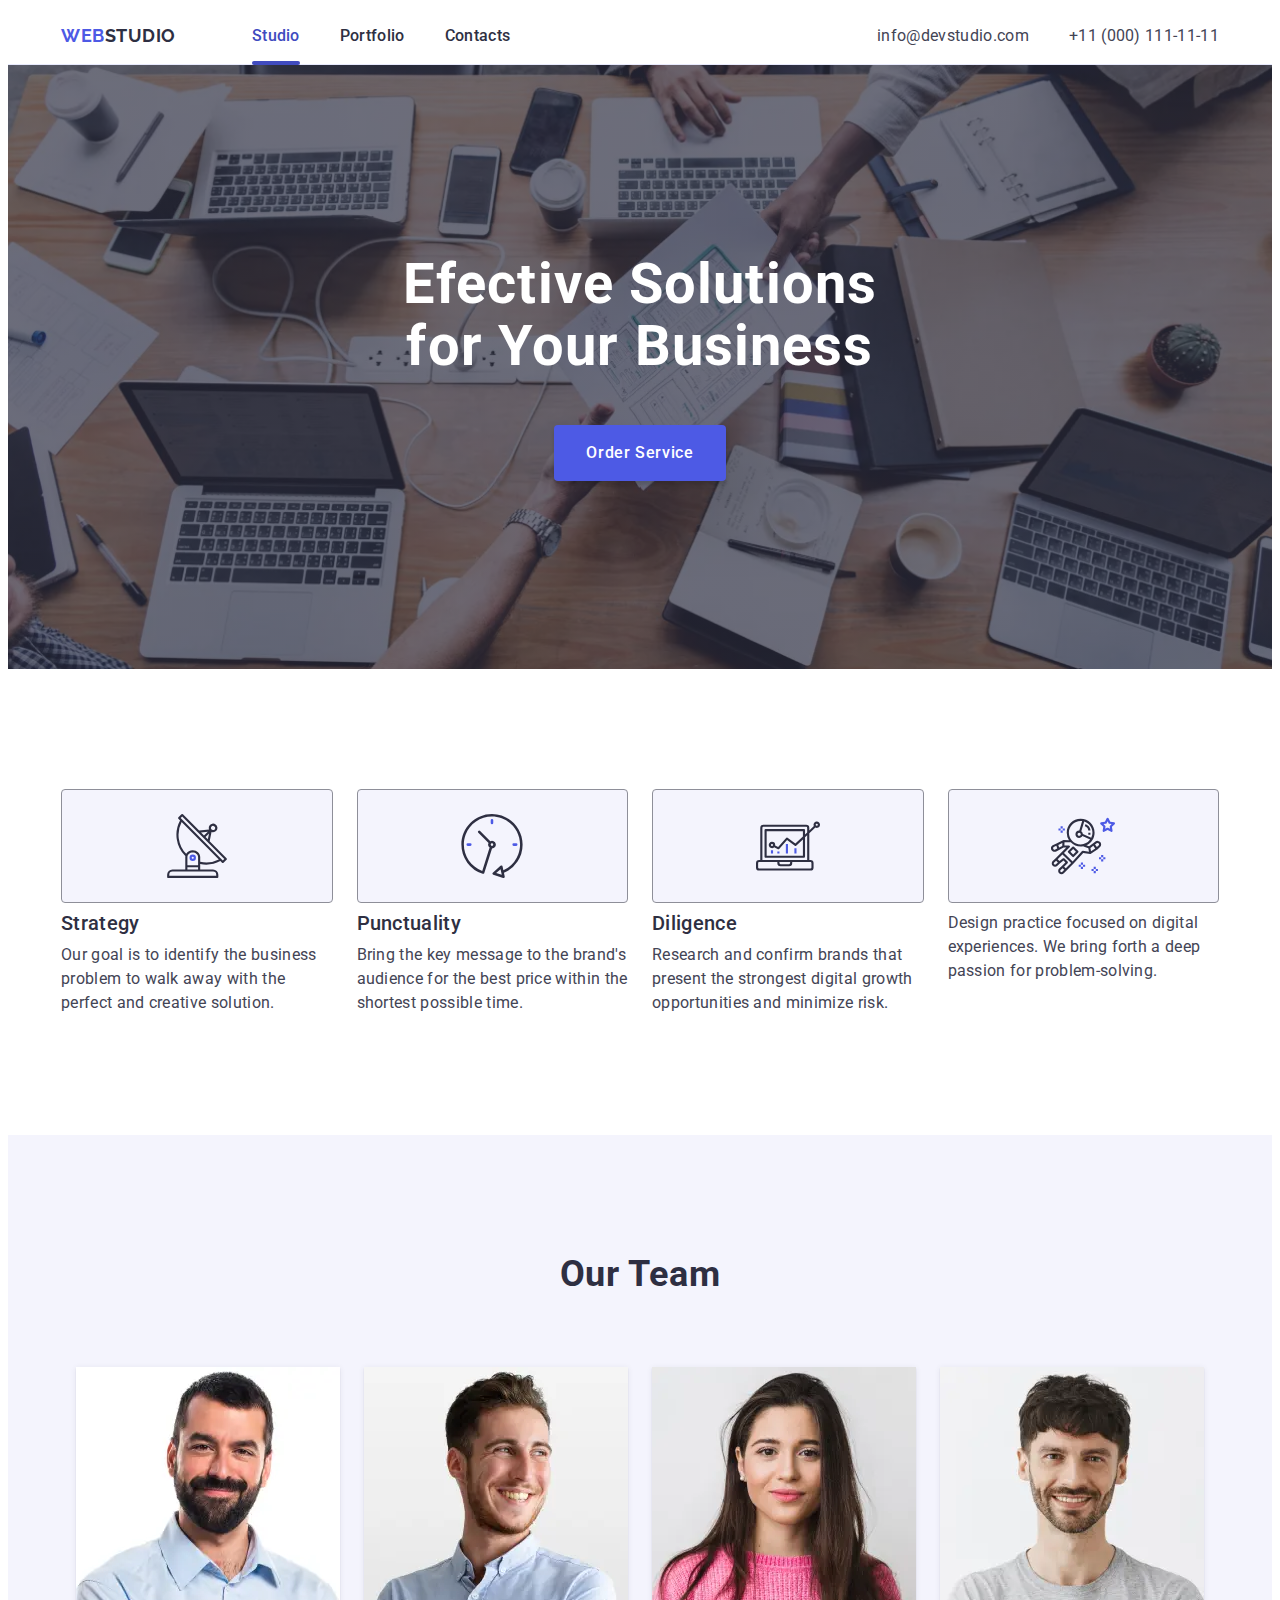
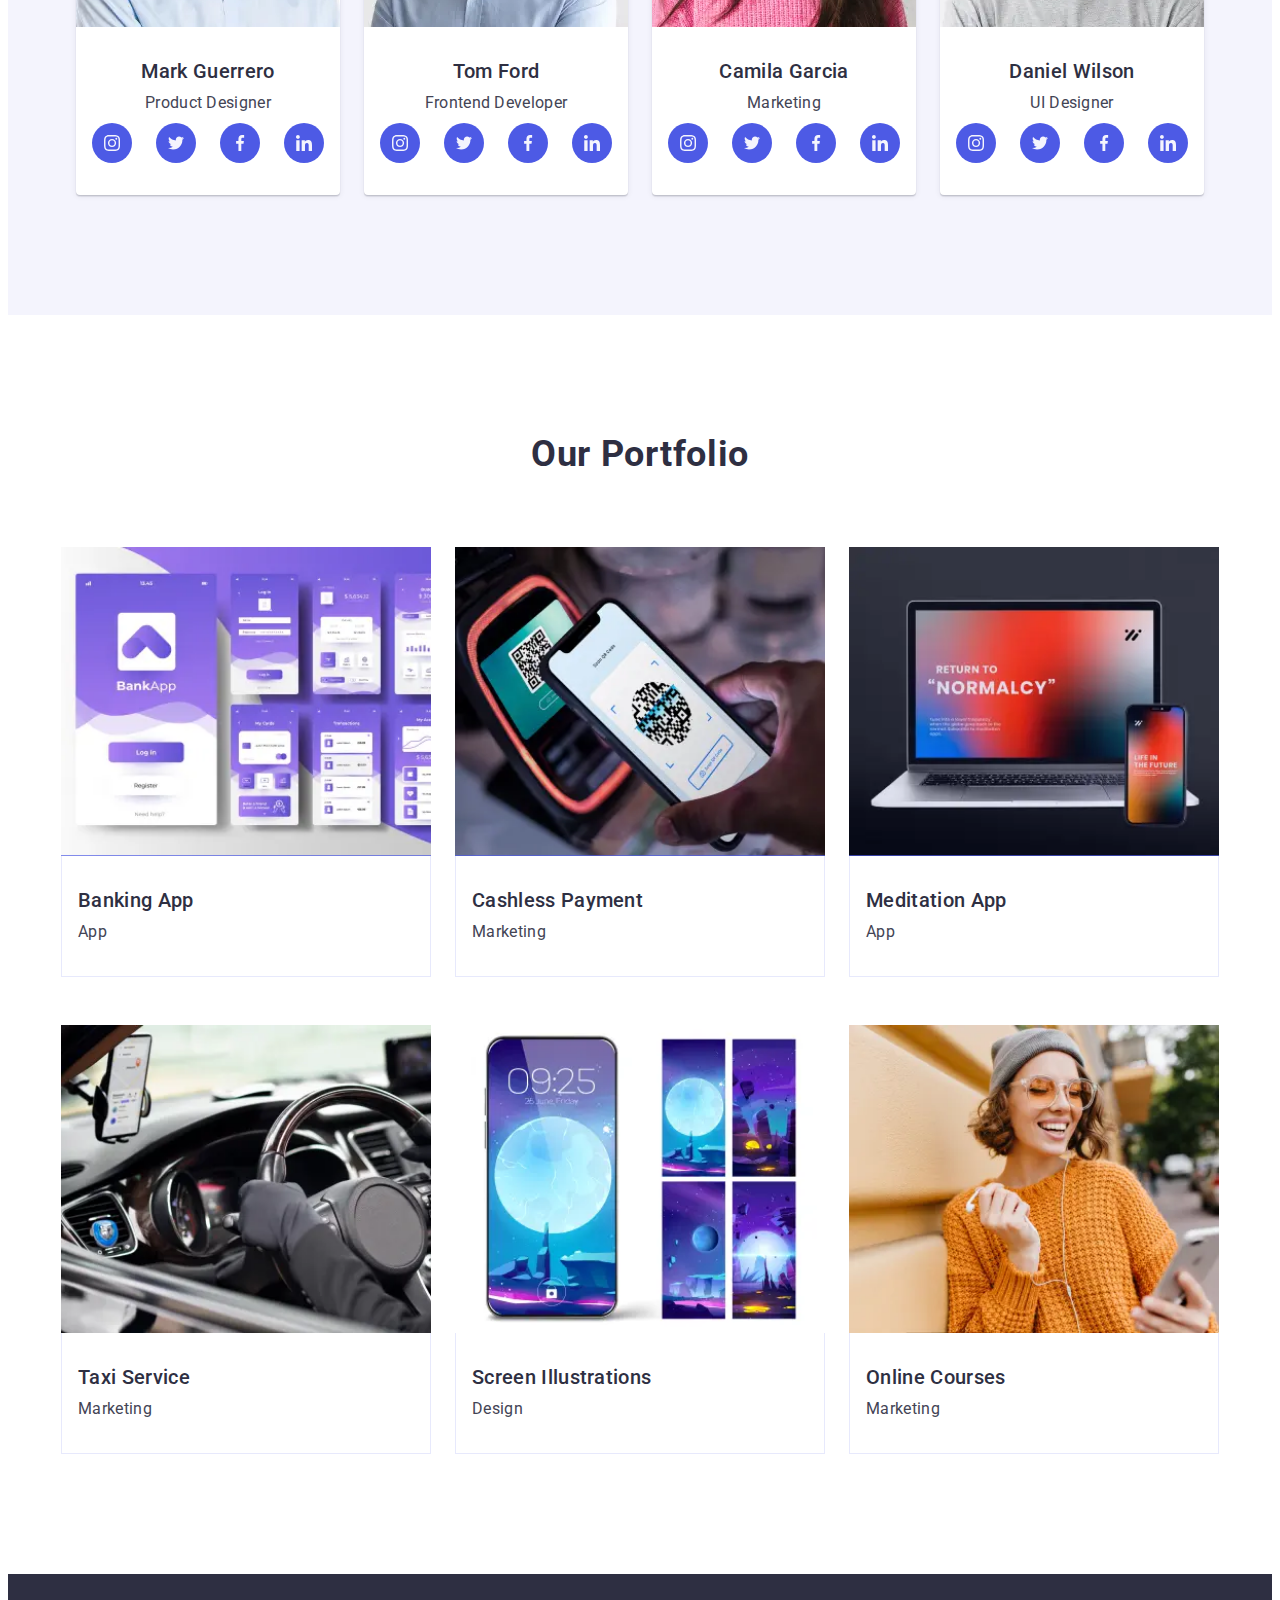
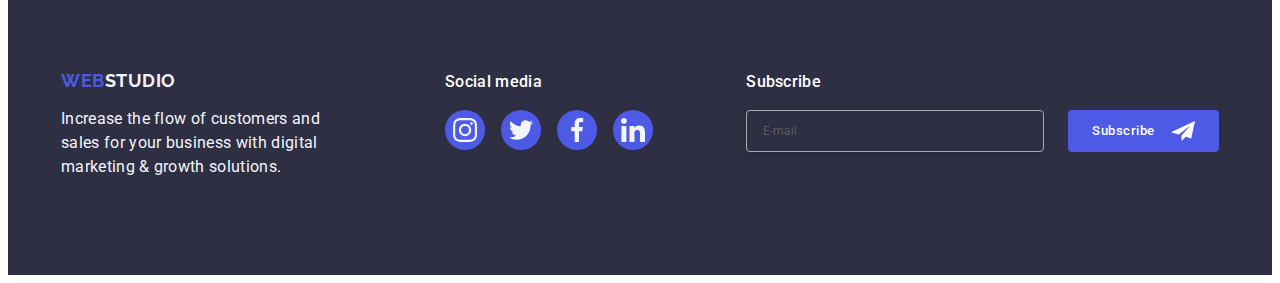
<file: index.html>
<!DOCTYPE html>
<html lang="en">
  <head>
    <meta charset="UTF-8" />
    <meta name="viewport" content="width=device-width, initial-scale=1.0" />
    <title>WebStudio</title>
    <link rel="preconnect" href="https://fonts.googleapis.com" />
    <link rel="preconnect" href="https://fonts.gstatic.com" crossorigin />
    <link
      href="https://fonts.googleapis.com/css2?family=Raleway:wght@700&family=Roboto:wght@400;500;700&display=swap"
      rel="stylesheet"
    />
    <link
      rel="stylesheet"
      href="https://cdnjs.cloudflare.com/ajax/libs/modern-normalize/3.0.1/modern-normalize.min.css"
      integrity="sha512-q6WgHqiHlKyOqslT/lgBgodhd03Wp4BEqKeW6nNtlOY4quzyG3VoQKFrieaCeSnuVseNKRGpGeDU3qPmabCANg=="
      crossorigin="anonymous"
      referrerpolicy="no-referrer"
    />
    <link rel="stylesheet" href="./css/styles.css" />
  </head>
  <body>
    <!-- Page Header -->
    <header class="page-header">
      <div class="container">
        <nav class="header-nav">
          <a href="./index.html" class="logo"
            >Web<span class="logo-part">Studio</span>
          </a>
          <ul class="nav-list">
            <li class="nav-item">
              <a href="./index.html" class="nav-link current-link">Studio</a>
            </li>
            <li class="nav-item">
              <a href="./portfolio.html" class="nav-link">Portfolio</a>
            </li>
            <li class="nav-item">
              <a href="./contacts.html" class="nav-link">Contacts</a>
            </li>
          </ul>
        </nav>
        <address class="contacts">
          <ul class="contacts-list">
            <li class="contacts-item">
              <a href="mailto:info@devstudio.com" class="contacts-link"
                >info@devstudio.com</a
              >
            </li>
            <li class="contacts-item">
              <a href="tel:+110001111111" class="contacts-link"
                >+11 (000) 111-11-11</a
              >
            </li>
          </ul>
        </address>
        <button class="btn-mob-menu-open" type="button" data-mob-menu-open>
          <svg width="24" height="24" class="icon-mob-menu-open">
            <use href="./images/icons.svg#icon-mob-menu"></use>
          </svg>
        </button>
      </div>

      <!-- Mobile Menu -->
      <div class="mob-menu-wrapper" data-mob-menu>
        <div class="mob-menu">
          <button class="btn-mob-menu-close" type="button" data-mob-menu-close>
            <svg class="icon-mob-menu-btn-close" width="8" height="8">
              <use href="./images/icons.svg#icon-close"></use>
            </svg>
          </button>
          <nav class="mob-nav">
            <ul class="mob-nav-list">
              <li class="nav-item">
                <a href="./index.html" class="nav-link current-link">Studio</a>
              </li>
              <li class="nav-item">
                <a href="./portfolio.html" class="nav-link">Portfolio</a>
              </li>
              <li class="nav-item">
                <a href="./contacts.html" class="nav-link">Contacts</a>
              </li>
            </ul>
          </nav>
          <address class="mob-contacts">
            <ul class="contacts-list">
              <li class="contacts-item">
                <a
                  href="tel:+110001111111"
                  class="contacts-link current-contact"
                  >+11 (000) 111-11-11</a
                >
              </li>
              <li class="contacts-item">
                <a href="mailto:info@devstudio.com" class="contacts-link"
                  >info@devstudio.com</a
                >
              </li>
            </ul>
          </address>
          <ul class="header-social-list">
            <li class="header-social-item">
              <a href="#" class="link-icon-tumb">
                <svg width="24" height="24" class="social-link">
                  <use href="./images/icons.svg#icon-instagram"></use>
                </svg>
              </a>
            </li>
            <li class="header-social-item">
              <a href="#" class="link-icon-tumb">
                <svg width="24" height="24" class="social-link">
                  <use href="./images/icons.svg#icon-twitter"></use>
                </svg>
              </a>
            </li>
            <li class="header-social-item">
              <a href="#" class="link-icon-tumb">
                <svg width="24" height="24" class="social-link">
                  <use href="./images/icons.svg#icon-facebook"></use>
                </svg>
              </a>
            </li>
            <li class="header-social-item">
              <a href="#" class="link-icon-tumb">
                <svg width="24" height="24" class="social-link">
                  <use href="./images/icons.svg#icon-linkedin"></use>
                </svg>
              </a>
            </li>
          </ul>
        </div>
      </div>
    </header>

    <!-- Main Page -->
    <main>
      <!-- Hero Section -->
      <section class="hero-section">
        <div class="container">
          <h1 class="section-title hero-title">
            Efective Solutions for Your Business
          </h1>
          <button class="btn-hero-order" type="button" data-modal-open>
            Order Service
          </button>
        </div>
      </section>

      <!-- Preferences Section -->
      <section class="preferences-section">
        <div class="container">
          <h2 class="section-title preferences-title visually-hidden">
            Our Preferences
          </h2>
          <ul class="preferences-list">
            <li class="preferences-item">
              <div class="icon-tumb">
                <svg class="icon-item" width="64" height="64">
                  <use href="./images/icons.svg#icon-antenna"></use>
                </svg>
              </div>
              <h3 class="preferences-item-title">Strategy</h3>
              <p class="preferences-item-text">
                Our goal is to identify the business problem to walk away with
                the perfect and creative solution.
              </p>
            </li>
            <li class="preferences-item">
              <div class="icon-tumb">
                <svg class="icon-item" width="64" height="64">
                  <use href="./images/icons.svg#icon-clock"></use>
                </svg>
              </div>
              <h3 class="preferences-item-title">Punctuality</h3>
              <p class="preferences-item-text">
                Bring the key message to the brand's audience for the best price
                within the shortest possible time.
              </p>
            </li>
            <li class="preferences-item">
              <div class="icon-tumb">
                <svg class="icon-item" width="64" height="64">
                  <use href="./images/icons.svg#icon-diagram"></use>
                </svg>
              </div>
              <h3 class="preferences-item-title">Diligence</h3>
              <p class="preferences-item-text">
                Research and confirm brands that present the strongest digital
                growth opportunities and minimize risk.
              </p>
            </li>
            <li class="preferences-item">
              <div class="icon-tumb">
                <svg class="icon-item" width="64" height="64">
                  <use href="./images/icons.svg#icon-astronaut"></use>
                </svg>
              </div>
              <p class="preferences-item-text">
                Design practice focused on digital experiences. We bring forth a
                deep passion for problem-solving.
              </p>
            </li>
          </ul>
        </div>
      </section>

      <!-- Team Section -->
      <section class="team-section">
        <div class="container">
          <h2 class="section-title team-title">Our Team</h2>
          <ul class="team-list">
            <li class="team-item">
              <div class="team-card-thumb">
                <img
                  srcset="./images/team/card-1@2x.webp 2x"
                  src="./images/team/card-1.webp"
                  alt="Avatar Mark Guerrore"
                />
              </div>
              <div class="team-item-descr">
                <h3 class="team-card-title">Mark Guerrero</h3>
                <p class="team-card-text">Product Designer</p>

                <ul class="team-item-social-list">
                  <li class="team-social-item">
                    <a href="#" class="link-icon-tumb">
                      <svg width="16" height="16" class="social-link">
                        <use href="./images/icons.svg#icon-instagram"></use>
                      </svg>
                    </a>
                  </li>
                  <li class="team-social-item">
                    <a href="#" class="link-icon-tumb">
                      <svg width="16" height="16" class="social-link">
                        <use href="./images/icons.svg#icon-twitter"></use>
                      </svg>
                    </a>
                  </li>
                  <li class="team-social-item">
                    <a href="#" class="link-icon-tumb">
                      <svg width="16" height="16" class="social-link">
                        <use href="./images/icons.svg#icon-facebook"></use>
                      </svg>
                    </a>
                  </li>
                  <li class="team-social-item">
                    <a href="#" class="link-icon-tumb">
                      <svg width="16" height="16" class="social-link">
                        <use href="./images/icons.svg#icon-linkedin"></use>
                      </svg>
                    </a>
                  </li>
                </ul>
              </div>
            </li>
            <li class="team-item">
              <div class="team-card-thumb">
                <img
                  srcset="./images/team/card-2@2x.webp 2x"
                  src="./images/team/card-2.webp"
                  alt="Avatar Tom Ford"
                />
              </div>
              <div class="team-item-descr">
                <h3 class="team-card-title">Tom Ford</h3>
                <p class="team-card-text">Frontend Developer</p>
                <ul class="team-item-social-list">
                  <li class="team-social-item">
                    <a href="#" class="link-icon-tumb">
                      <svg width="16" height="16">
                        <use href="./images/icons.svg#icon-instagram"></use>
                      </svg>
                    </a>
                  </li>
                  <li class="team-social-item">
                    <a href="#" class="link-icon-tumb">
                      <svg width="16" height="16">
                        <use href="./images/icons.svg#icon-twitter"></use>
                      </svg>
                    </a>
                  </li>
                  <li class="team-social-item">
                    <a href="#" class="link-icon-tumb">
                      <svg width="16" height="16">
                        <use href="./images/icons.svg#icon-facebook"></use>
                      </svg>
                    </a>
                  </li>
                  <li class="team-social-item">
                    <a href="#" class="link-icon-tumb">
                      <svg width="16" height="16">
                        <use href="./images/icons.svg#icon-linkedin"></use>
                      </svg>
                    </a>
                  </li>
                </ul>
              </div>
            </li>
            <li class="team-item">
              <div class="team-card-thumb">
                <img
                  srcset="./images/team/card-3@2x.webp 2x"
                  src="./images/team/card-3.webp"
                  alt="Avatar Camila Garcia"
                />
              </div>
              <div class="team-item-descr">
                <h3 class="team-card-title">Camila Garcia</h3>
                <p class="team-card-text">Marketing</p>
                <ul class="team-item-social-list">
                  <li class="team-social-item">
                    <a href="#" class="link-icon-tumb">
                      <svg width="16" height="16" class="social-link">
                        <use href="./images/icons.svg#icon-instagram"></use>
                      </svg>
                    </a>
                  </li>
                  <li class="team-social-item">
                    <a href="#" class="link-icon-tumb">
                      <svg width="16" height="16" class="social-link">
                        <use href="./images/icons.svg#icon-twitter"></use>
                      </svg>
                    </a>
                  </li>
                  <li class="team-social-item">
                    <a href="#" class="link-icon-tumb">
                      <svg width="16" height="16" class="social-link">
                        <use href="./images/icons.svg#icon-facebook"></use>
                      </svg>
                    </a>
                  </li>
                  <li class="team-social-item">
                    <a href="#" class="link-icon-tumb">
                      <svg width="16" height="16" class="social-link">
                        <use href="./images/icons.svg#icon-linkedin"></use>
                      </svg>
                    </a>
                  </li>
                </ul>
              </div>
            </li>
            <li class="team-item">
              <div class="team-card-thumb">
                <img
                  srcset="./images/team/card-4@2x.webp 2x"
                  src="./images/team/card-4.webp"
                  alt="Avatar Daniel Wilson"
                />
              </div>
              <div class="team-item-descr">
                <h3 class="team-card-title">Daniel Wilson</h3>
                <p class="team-card-text">UI Designer</p>
                <ul class="team-item-social-list">
                  <li class="team-social-item">
                    <a href="#" class="link-icon-tumb">
                      <svg width="16" height="16" class="social-link">
                        <use href="./images/icons.svg#icon-instagram"></use>
                      </svg>
                    </a>
                  </li>
                  <li class="team-social-item">
                    <a href="#" class="link-icon-tumb">
                      <svg width="16" height="16" class="social-link">
                        <use href="./images/icons.svg#icon-twitter"></use>
                      </svg>
                    </a>
                  </li>
                  <li class="team-social-item">
                    <a href="#" class="link-icon-tumb">
                      <svg width="16" height="16" class="social-link">
                        <use href="./images/icons.svg#icon-facebook"></use>
                      </svg>
                    </a>
                  </li>
                  <li class="team-social-item">
                    <a href="#" class="link-icon-tumb">
                      <svg width="16" height="16" class="social-link">
                        <use href="./images/icons.svg#icon-linkedin"></use>
                      </svg>
                    </a>
                  </li>
                </ul>
              </div>
            </li>
          </ul>
        </div>
      </section>

      <!-- Portfolio Section -->
      <section class="portfolio-section">
        <div class="container">
          <h2 class="section-title portfolio-title">Our Portfolio</h2>
          <ul class="portfolio-list">
            <li class="portfolio-item">
              <div class="portfolio-card-thumb">
                <picture>
                  <source
                    srcset="
                      ./images/portfolio/desctop-banking.webp    1x,
                      ./images/portfolio/desctop-banking@2x.webp 2x
                    "
                    media="(min-width: 1158px)"
                  />
                  <source
                    srcset="
                      ./images/portfolio/tablet-banking.webp    1x,
                      ./images/portfolio/tablet-banking@2x.webp 2x
                    "
                    media="(min-width: 768px)"
                  />

                  <img
                    srcset="./images/portfolio/mob-banking@2x.webp 2x"
                    src="./images/portfolio/mob-banking.webp"
                    alt="Screen Banking App"
                  />
                </picture>
                <p class="portfolio-card-overlay">
                  14 Stylish and User-Friendly App Design Concepts · Task
                  Manager App · Calorie Tracker App · Exotic Fruit Ecommerce App
                  · Cloud Storage App
                </p>
              </div>
              <div class="portfolio-item-descr">
                <h3 class="portfolio-card-title">Banking App</h3>
                <p class="portfolio-card-text">App</p>
              </div>
            </li>
            <li class="portfolio-item">
              <div class="portfolio-card-thumb">
                <picture>
                  <source
                    srcset="
                      ./images/portfolio/desctop-cashless.webp    1x,
                      ./images/portfolio/desctop-cashless@2x.webp 2x
                    "
                    media="(min-width: 1158px)"
                  />
                  <source
                    srcset="
                      ./images/portfolio/tablet-cashless.webp    1x,
                      ./images/portfolio/tablet-cashless@2x.webp 2x
                    "
                    media="(min-width: 768px)"
                  />

                  <img
                    srcset="./images/portfolio/mob-cashless@2x.webp 2x"
                    src="./images/portfolio/mob-cashless.webp"
                    alt="Screen Cashless Payment"
                  />
                </picture>
                <p class="portfolio-card-overlay">
                  14 Stylish and User-Friendly App Design Concepts · Task
                  Manager App · Calorie Tracker App · Exotic Fruit Ecommerce App
                  · Cloud Storage App
                </p>
              </div>
              <div class="portfolio-item-descr">
                <h3 class="portfolio-card-title">Cashless Payment</h3>
                <p class="portfolio-card-text">Marketing</p>
              </div>
            </li>
            <li class="portfolio-item">
              <div class="portfolio-card-thumb">
                <picture>
                  <source
                    srcset="
                      ./images/portfolio/desctop-meditation.webp    1x,
                      ./images/portfolio/desctop-meditation@2x.webp 2x
                    "
                    media="(min-width: 1158px)"
                  />
                  <source
                    srcset="
                      ./images/portfolio/tablet-meditation.webp    1x,
                      ./images/portfolio/tablet-meditation@2x.webp 2x
                    "
                    media="(min-width: 768px)"
                  />

                  <img
                    srcset="./images/portfolio/mob-meditation@2x.webp 2x"
                    src="./images/portfolio/mob-meditation.webp"
                    alt="Screen Meditation App"
                  />
                </picture>
                <p class="portfolio-card-overlay">
                  14 Stylish and User-Friendly App Design Concepts · Task
                  Manager App · Calorie Tracker App · Exotic Fruit Ecommerce App
                  · Cloud Storage App
                </p>
              </div>
              <div class="portfolio-item-descr">
                <h3 class="portfolio-card-title">Meditation App</h3>
                <p class="portfolio-card-text">App</p>
              </div>
            </li>
            <li class="portfolio-item">
              <div class="portfolio-card-thumb">
                <picture>
                  <source
                    srcset="
                      ./images/portfolio/desctop-taxi.webp    1x,
                      ./images/portfolio/desctop-taxi@2x.webp 2x
                    "
                    media="(min-width: 1158px)"
                  />
                  <source
                    srcset="
                      ./images/portfolio/tablet-taxi.webp    1x,
                      ./images/portfolio/tablet-taxi@2x.webp 2x
                    "
                    media="(min-width: 768px)"
                  />

                  <img
                    srcset="./images/portfolio/mob-taxi@2x.webp 2x"
                    src="./images/portfolio/mob-taxi.webp"
                    alt="Screen Taxi service"
                  />
                </picture>
                <p class="portfolio-card-overlay">
                  14 Stylish and User-Friendly App Design Concepts · Task
                  Manager App · Calorie Tracker App · Exotic Fruit Ecommerce App
                  · Cloud Storage App
                </p>
              </div>
              <div class="portfolio-item-descr">
                <h3 class="portfolio-card-title">Taxi Service</h3>
                <p class="portfolio-card-text">Marketing</p>
              </div>
            </li>
            <li class="portfolio-item">
              <div class="portfolio-card-thumb">
                <picture>
                  <source
                    srcset="
                      ./images/portfolio/desctop-screen.webp    1x,
                      ./images/portfolio/desctop-screen@2x.webp 2x
                    "
                    media="(min-width: 1158px)"
                  />
                  <source
                    srcset="
                      ./images/portfolio/tablet-screen.webp    1x,
                      ./images/portfolio/tablet-screen@2x.webp 2x
                    "
                    media="(min-width: 768px)"
                  />

                  <img
                    srcset="./images/portfolio/mob-screen@2x.webp 2x"
                    src="./images/portfolio/mob-screen.webp"
                    alt="Screen Illustrations"
                  />
                </picture>
                <p class="portfolio-card-overlay">
                  14 Stylish and User-Friendly App Design Concepts · Task
                  Manager App · Calorie Tracker App · Exotic Fruit Ecommerce App
                  · Cloud Storage App
                </p>
              </div>
              <div class="portfolio-item-descr">
                <h3 class="portfolio-card-title">Screen Illustrations</h3>
                <p class="portfolio-card-text">Design</p>
              </div>
            </li>
            <li class="portfolio-item">
              <div class="portfolio-card-thumb">
                <picture>
                  <source
                    srcset="
                      ./images/portfolio/desctop-courses.webp    1x,
                      ./images/portfolio/desctop-courses@2x.webp 2x
                    "
                    media="(min-width: 1158px)"
                  />
                  <source
                    srcset="
                      ./images/portfolio/tablet-courses.webp    1x,
                      ./images/portfolio/tablet-courses@2x.webp 2x
                    "
                    media="(min-width: 768px)"
                  />

                  <img
                    srcset="./images/portfolio/mob-courses@2x.webp 2x"
                    src="./images/portfolio/mob-courses.webp"
                    alt="Screen Online Courses"
                  />
                </picture>
                <p class="portfolio-card-overlay">
                  14 Stylish and User-Friendly App Design Concepts · Task
                  Manager App · Calorie Tracker App · Exotic Fruit Ecommerce App
                  · Cloud Storage App
                </p>
              </div>
              <div class="portfolio-item-descr">
                <h3 class="portfolio-card-title">Online Courses</h3>
                <p class="portfolio-card-text">Marketing</p>
              </div>
            </li>
          </ul>
        </div>
      </section>
    </main>

    <!-- Page Footer -->
    <footer class="page-footer">
      <div class="container">
        <div class="footer-logo">
          <a class="logo" href="./index.html"
            >Web<span class="logo-part">Studio</span>
          </a>
          <p class="footer-text">
            Increase the flow of customers and sales for your business with
            digital marketing & growth solutions.
          </p>
        </div>
        <div class="footer-social">
          <p class="footer-title">Social media</p>
          <ul class="footer-social-list">
            <li class="footer-social-item">
              <a href="#" class="link-icon-tumb">
                <svg class="social-link" width="24" height="24">
                  <use href="./images/icons.svg#icon-instagram"></use>
                </svg>
              </a>
            </li>
            <li class="footer-social-item">
              <a href="#" class="link-icon-tumb">
                <svg class="social-link" width="24" height="24">
                  <use href="./images/icons.svg#icon-twitter"></use>
                </svg>
              </a>
            </li>
            <li class="footer-social-item">
              <a href="#" class="link-icon-tumb">
                <svg class="social-link" width="24" height="24">
                  <use href="./images/icons.svg#icon-facebook"></use>
                </svg>
              </a>
            </li>
            <li class="footer-social-item">
              <a href="#" class="link-icon-tumb">
                <svg class="social-link" width="24" height="24">
                  <use href="./images/icons.svg#icon-linkedin"></use>
                </svg>
              </a>
            </li>
          </ul>
        </div>
        <div class="footer-subscribe">
          <p class="footer-title">Subscribe</p>
          <form class="footer-subscribe-form">
            <label class="footer-form-label">
              <input
                class="footer-form-input"
                type="email"
                placeholder="E-mail"
                name="user-subscribe-email"
              />
            </label>
            <button class="btn-subscribe" type="submit" data-subscribe>
              Subscribe
              <svg width="24" height="24" class="icon-btn-subscribe">
                <use href="./images/icons.svg#icon-telegram"></use>
              </svg>
            </button>
          </form>
        </div>
      </div>
    </footer>

    <!-- Modal -->
    <div class="modal-overlay" data-modal>
      <div class="modal-container">
        <button class="btn-close" type="button" data-modal-close>
          <svg class="icon-btn-close" width="8" height="8">
            <use href="./images/icons.svg#icon-close"></use>
          </svg>
        </button>
        <p class="modal-title">Leave your contacts and we will call you back</p>
        <form class="modal-form">
          <div class="modal-input-box">
            <label class="modal-form-label" for="user-name"> Name </label>
            <div class="modal-input-wrapper">
              <input
                class="modal-form-input"
                type="text"
                name="user-name"
                id="user-name"
              />
              <svg class="modal-input-icon" width="18" height="24">
                <use href="./images/icons.svg#icon-person"></use>
              </svg>
            </div>
          </div>
          <div class="modal-input-box">
            <label class="modal-form-label" for="user-tel"> Phone </label>
            <div class="modal-input-wrapper">
              <input
                class="modal-form-input"
                type="tel"
                name="user-tel"
                id="user-tel"
              />
              <svg class="modal-input-icon" width="18" height="24">
                <use href="./images/icons.svg#icon-phone"></use>
              </svg>
            </div>
          </div>
          <div class="modal-input-box">
            <label class="modal-form-label" for="user-email"> Email </label>
            <div class="modal-input-wrapper">
              <input
                class="modal-form-input"
                type="email"
                name="user-email"
                id="user-email"
              />
              <svg class="modal-input-icon" width="18" height="24">
                <use href="./images/icons.svg#icon-email"></use>
              </svg>
            </div>
          </div>
          <div class="modal-input-box modal-form-textarea">
            <label class="modal-form-label" for="user-comment"> Comment </label>
            <textarea
              class="modal-form-input"
              rows="8"
              placeholder="Text input"
              name="user-comment"
              id="user-comment"
            ></textarea>
          </div>
          <div class="modal-policy-wrapeer">
            <input
              class="modal-policy-checkbox visually-hidden"
              type="checkbox"
              name="user-privacy"
              id="user-privacy"
              value="true"
            />
            <label class="modal-form-label label-policy" for="user-privacy">
              <span class="modal-privacy-custom-checkbox">
                <svg class="modal-icon-check" width="10" height="8">
                  <use href="./images/icons.svg#icon-check"></use>
                </svg>
              </span>
              <p class="modal-policy-text">
                I accept the terms and conditions of the
                <a href="#" class="policy-link">Privacy Policy</a>
              </p>
            </label>
          </div>
          <button class="btn-submit-modal-form" type="submit" data-send-form>
            Send
          </button>
        </form>
      </div>
    </div>

    <script>
      const refs = {
        mobMenu: document.querySelector("[data-mob-menu]"),
        openMobMenuBtn: document.querySelector("[data-mob-menu-open]"),
        closeMobMebuBtn: document.querySelector("[data-mob-menu-close]"),

        modal: document.querySelector("[data-modal]"),
        openModalBtn: document.querySelector("[data-modal-open]"),
        closeModalBtn: document.querySelector("[data-modal-close]"),

        sendFormBtn: document.querySelector("[data-send-form]"),
        subscribeBtn: document.querySelector("[data-subscribe]")
      };
      refs.openMobMenuBtn.addEventListener("click", toggleMobMenu);
      refs.closeMobMebuBtn.addEventListener("click", toggleMobMenu);

      refs.openModalBtn.addEventListener("click", toggleModal);
      refs.closeModalBtn.addEventListener("click", toggleModal);
      refs.modal.addEventListener("click", (e) => {
        if (e.target === refs.modal) {
          toggleModal();
        }

        refs.sendFormBtn.addEventListener("click", (e) => {
          e.preventDefault(), toggleModal();
        });
        refs.subscribeBtn.addEventListener("click", (e) => {
          e.preventDefault();
        });
      });
      function toggleModal() {
        refs.modal.classList.toggle("is-open");
      }
      function toggleMobMenu() {
        refs.mobMenu.classList.toggle("is-open");
      }
    </script>
  </body>
</html>
</file>
<file: css/styles.css>
:root {
  --mobile-min-width: 320px;
  --tablet-min-width: 768px;
  --desctop-min-width: 1158px;

  --transition-duration: 250ms;
  --transition-function: cubic-bezier(0.4, 0, 0.2, 1);
}

/*
=================================
 =======  RESET STYLES =========
===================================
*/

h1,
h2,
h3,
h4,
h5,
h6,
p {
  margin: 0;
}
a {
  text-decoration: none;
  letter-spacing: inherit;
  color: inherit;
}
ul,
ol {
  margin: 0;
  padding: 0;
  list-style-type: none;
}
address {
  font-style: normal;
}
/*
=================================
 ======= / RESET STYLES =========
===================================
*/

/*
=================================
 =======  COMMON STYLES =========
===================================
*/
body {
  font-family: "Roboto", sans-serif;
  font-size: 16px;
  font-weight: 400;
  line-height: 1.5;
  letter-spacing: 0.02em;
  color: #434455;
  background-color: #ffffff;
  overflow: auto;
}
section {
  padding: 96px 0;
  min-width: 320px;
}
footer {
  min-width: 320px;
}
input,
textarea,
button {
  font-family: inherit;
  line-height: inherit;
}
button {
  color: currentColor;
  border: none;
  cursor: pointer;
}
textarea {
  resize: none;
}
.container {
  min-width: 320px;
  max-width: 767px;
  margin: 0 auto;
  padding: 0 16px;
}
.logo {
  font-family: "Raleway", sans-serif;
  font-weight: 700;
  font-size: 18px;
  line-height: 1.17;
  letter-spacing: 0.03em;
  text-transform: uppercase;
  color: #4d5ae5;
}
.logo-part {
  color: #2e2f42;
}
.section-title {
  margin-bottom: 72px;
  font-weight: 700;
  font-size: 36px;
  line-height: 1.11;
  letter-spacing: 0.02em;
  text-transform: capitalize;
  text-align: center;
  color: #2e2f42;
}
.social-link {
  fill: #f4f4fd;
}
.visually-hidden {
  position: absolute;
  width: 1px;
  height: 1px;
  margin: -1px;
  border: 0;
  padding: 0;
  white-space: nowrap;
  clip-path: inset(100%);
  clip: rect(0 0 0 0);
  overflow: hidden;
}
@media screen and (min-width: 768px) {
  .container {
    max-width: var(--tablet-min-width);
  }
}
@media screen and (min-width: 1158px) {
  section {
    padding: 120px 0;
  }
  .container {
    max-width: var(--desctop-min-width);
    padding: 0 15px;
  }
}
/*
=================================
 ======= / COMMON STYLES =========
===================================
*/

/*
=================================
 =======  HEADER STYLES ========== 
===================================
*/
.page-header {
  position: relative;
  padding: 16px 0;
  border-bottom: 1px solid #e7e9fc;
}
.page-header .container {
  display: flex;
  justify-content: space-between;
  align-items: center;
}
.page-header .nav-list {
  display: none;
}
.page-header .contacts {
  display: none;
}
.btn-mob-menu-open {
  display: flex;
  justify-content: center;
  align-items: center;
  background-color: transparent;
}
.icon-mob-menu-open {
  fill: #2e2f42;
}
.mob-menu-wrapper {
  position: fixed;
  top: 0;
  z-index: 999;
  width: 100%;
  height: 100%;
  background-color: #ffffff;
  overflow: auto;

  opacity: 0;
  visibility: hidden;
  pointer-events: none;

  transition: opacity var(--transition-duration) var(--transition-function),
    visibility var(--transition-duration) var(--transition-function);
}
.mob-menu-wrapper.is-open {
  opacity: 1;
  visibility: visible;
  pointer-events: auto;
}
.mob-menu {
  position: relative;
  max-width: 420px;
  margin: 0 auto;
  padding: 72px 24px 40px 16px;
}
.btn-mob-menu-close {
  position: absolute;
  top: 24px;
  right: 24px;
  display: flex;
  justify-content: center;
  align-items: center;
  padding: 8px;
  background-color: transparent;
  border: 1px solid #e7e9fc;
  border-radius: 50%;
}
.icon-mob-menu-btn-close {
  fill: #2e2f42;
}
.mob-nav {
  margin-bottom: 168px;
}
.mob-nav-list {
  display: flex;
  flex-direction: column;
  gap: 40px;
}
.nav-link {
  font-weight: 700;
  font-size: 36px;
  line-height: 1.11;
  color: #2e2f42;

  transition: color var(--transition-duration) var(--transition-function);
}
.nav-link:hover,
.nav-link:focus {
  color: #404bbf;
}
.nav-link.current-link {
  color: #404bbf;
}
.mob-contacts {
  margin-bottom: 48px;
}
.contacts-list {
  display: flex;
  flex-direction: column;
  gap: 24px;
}
.contacts-item {
  line-height: 0;
}
.contacts-link {
  font-weight: 500;
  font-size: 20px;
  line-height: 1.2;

  transition: color var(--transition-duration) var(--transition-function);
}
.contacts-link:hover,
.contacts-link:focus {
  color: #4d5ae5;
}
.header-social-list {
  display: flex;
  justify-content: space-between;
  align-items: center;
}
.link-icon-tumb {
  display: flex;
  justify-content: center;
  align-items: center;
  padding: 8px;
  background-color: #4d5ae5;
  border-radius: 50%;

  transition: background-color var(--transition-duration)
    var(--transition-function);
}
.link-icon-tumb:hover,
.link-icon-tumb:focus {
  background-color: #404bbf;
}
/* =======  HEADER TABLET  =======*/
@media screen and (min-width: 768px) {
  .mob-menu-wrapper,
  .btn-mob-menu-open {
    display: none;
  }
  .header-nav {
    display: flex;
    align-items: center;
  }
  .page-header .logo {
    margin-right: 120px;
  }
  .page-header .nav-list {
    display: flex;
    align-items: center;
    gap: 40px;
  }
  .page-header .contacts {
    display: flex;
  }
  .nav-link {
    padding: 24px 0;
    font-weight: 500;
    font-size: 16px;
    line-height: 1.5;
  }
  .current-link {
    position: relative;
  }
  .current-link::after {
    content: "";
    position: absolute;
    bottom: -4px;
    display: block;
    width: 100%;
    height: 4px;
    background-color: #404bbf;
    border-radius: 2px;
  }
  .contacts-list {
    gap: 12px;
  }
  .contacts-link {
    font-weight: 400;
    font-size: 12px;
    line-height: 1.17;
    letter-spacing: 0.04em;
  }
}
/* =======  HEADER DESCTOP  =======*/
@media screen and (min-width: 1158px) {
  .page-header .logo {
    margin-right: 76px;
  }
  .contacts-list {
    flex-direction: row;
    gap: 40px;
  }
  .current-link::after {
    bottom: 4px;
  }
  .contacts-link {
    font-size: 16px;
    line-height: 1.5;
    letter-spacing: 0.02em;
  }
}
/*
=================================
 ======= / HEADER STYLES ========== 
===================================
*/

/*
=================================
 ======= / HERO STYLES =========
===================================
*/
.hero-section {
  padding: 72px 0;
  background-color: #2e2f42;
  background-image: linear-gradient(
      rgba(46, 47, 66, 0.7),
      rgba(46, 47, 66, 0.7)
    ),
    url(../images/hero/mob-hero-bg.webp);

  background-repeat: no-repeat;
  background-size: cover;
  background-position: center;
}
.hero-title {
  margin-left: auto;
  margin-right: auto;
  max-width: 216px;
  color: #ffffff;
  text-transform: none;
}
.btn-hero-order {
  display: block;
  margin: 0 auto;
  padding: 16px 32px;
  font-weight: 500;
  font-size: 16px;
  line-height: 1.5;
  letter-spacing: 0.04em;
  color: #ffffff;
  background-color: #4d5ae5;
  border: none;
  border-radius: 4px;
  box-shadow: 0 4px 4px 0 rgba(0, 0, 0, 0.15);
  cursor: pointer;

  transition: background-color var(--transition-duration)
    var(--transition-function);
}
.btn-hero-order:hover,
.btn-hero-order:focus {
  background-color: #404bbf;
}
@media screen and (min-resolution: 192dpi) {
  .hero-section {
    background-image: linear-gradient(
        rgba(46, 47, 66, 0.7),
        rgba(46, 47, 66, 0.7)
      ),
      url(../images/hero/mob-hero-bg@2.webp);
  }
}
/* =======  HERO TABLET  =======*/
@media screen and (min-width: 768px) {
  .hero-section {
    padding: 112px 0;
    background-image: linear-gradient(
        rgba(46, 47, 66, 0.7),
        rgba(46, 47, 66, 0.7)
      ),
      url(../images/hero/tablet-hero-bg.webp);
  }
  .hero-title {
    max-width: 496px;
    margin-bottom: 36px;
    font-size: 56px;
  }
}
@media screen and (min-width: 768px) and (min-resolution: 192dpi) {
  .hero-section {
    padding: 112px 0;
    background-image: linear-gradient(
        rgba(46, 47, 66, 0.7),
        rgba(46, 47, 66, 0.7)
      ),
      url(../images/hero/tablet-hero-bg@2.webp);
  }
}
/* =======  HERO DESCTOP  =======*/
@media screen and (min-width: 1158px) {
  .hero-section {
    margin: 0 auto;
    max-width: 1440px;
    padding: 188px 0;
    background-image: linear-gradient(
        rgba(46, 47, 66, 0.7),
        rgba(46, 47, 66, 0.7)
      ),
      url(../images/hero/desctop-hero-bg.webp);
  }
  .hero-title {
    margin-bottom: 48px;
  }
}
@media screen and (min-width: 1158px) and (min-resolution: 192dpi) {
  .hero-section {
    padding: 112px 0;
    background-image: linear-gradient(
        rgba(46, 47, 66, 0.7),
        rgba(46, 47, 66, 0.7)
      ),
      url(../images/hero/desctop-hero-bg@2.webp);
  }
}
/*
=================================
 ======= / HERO STYLES =========
===================================
*/

/*
=================================
 ======= PREFERENCES STYLES =========
===================================
*/
.preferences-list {
  display: flex;
  justify-content: center;
  align-items: center;
  flex-wrap: wrap;
  gap: 72px;
}
.preferences-item {
  max-width: 450px;
}
.preferences-item .icon-tumb {
  display: none;
}
.preferences-item-title {
  text-align: center;
  margin-bottom: 8px;
  font-size: 36px;
  line-height: 1.11;
  color: #2e2f42;
}
.preferences-item-text {
  font-weight: 500;
  font-size: 16px;
}
/* =======  PREFERENCES TABLET  =======*/
@media screen and (min-width: 768px) {
  .preferences-list {
    column-gap: 24px;
  }
  .preferences-item {
    max-width: calc((100% - 24px) / 2);
  }
  .preferences-item-title {
    text-align: start;
  }
}

/* =======  PREFERENCES DESCTOP  =======*/
@media screen and (min-width: 1158px) {
  .preferences-list {
    align-items: flex-start;
    flex-wrap: no-wrap;
  }
  .preferences-item {
    max-width: calc((100% - 24px * 3) / 4);
  }
  .preferences-item .icon-tumb {
    display: flex;
    justify-content: center;
    align-items: center;
    margin-bottom: 8px;
    padding: 24px 0;
    background-color: #f4f4fd;
    border: 1px solid #8e8f99;
    border-radius: 4px;
  }
  .preferences-item-title {
    font-size: 20px;
    font-weight: 500;
    line-height: 1.2;
  }
  .preferences-item-text {
    font-weight: 400;
  }
}
/*
=================================
 ======= / PREFERENCES STYLES =========
===================================
*/

/*
=================================
 ======= TEAM STYLES =========
===================================
*/
.team-section {
  background-color: #f4f4fd;
}
.team-list {
  display: flex;
  flex-direction: column;
  align-items: center;
  gap: 72px;
}
.team-item {
  max-width: 264px;
  text-align: center;
  background-color: #ffffff;
  border-radius: 0 0 4px 4px;
  box-shadow: 0 2px 1px 0 rgba(46, 47, 66, 0.08),
    0 1px 1px 0 rgba(46, 47, 66, 0.16), 0 1px 6px 0 rgba(46, 47, 66, 0.08);
}
.team-card-thumb img {
  display: block;
  width: 100%;
}
.team-item-descr {
  padding: 32px 16px;
}
.team-card-title {
  margin-bottom: 8px;
  font-size: 20px;
  font-weight: 500;
  line-height: 1.2;
  color: #2e2f42;
}
.team-card-text {
  margin-bottom: 8px;
}
.team-item-social-list {
  display: flex;
  justify-content: space-between;
}
.team-social-item .link-icon-tumb {
  padding: 12px;
}
/* =======  TEAM TABLET  =======*/
@media screen and (min-width: 768px) {
  .team-list {
    flex-direction: row;
    flex-wrap: wrap;
    justify-content: center;
    gap: 64px 24px;
  }
  .team-item {
    max-width: calc((100% - 24px) / 2);
  }
}

/* =======  TEAM DESCTOP  =======*/
@media screen and (min-width: 1158px) {
  .team-list {
    flex-wrap: nowrap;
  }
  .team-item {
    max-width: calc((100% - 24px * 3) / 4);
  }
}
/*
=================================
 ======= / TEAM STYLES =========
===================================
*/

/*
=================================
 ======= PORTFOLIO STYLES =========
===================================
*/
.portfolio-list {
  display: flex;
  flex-direction: column;
  align-items: center;
  gap: 48px;
}
.portfolio-item {
  width: 288px;
  box-shadow: 0 2px 1px 0 rgba(46, 47, 66, 0.08),
    0 1px 1px 0 rgba(46, 47, 66, 0.16), 0 1px 6px 0 rgba(46, 47, 66, 0.08);
  background: #fff;
}
.portfolio-card-thumb img {
  display: block;
  width: 100%;
}
.portfolio-card-overlay {
  display: none;
}
.portfolio-item-descr {
  padding: 32px 16px;
  border-bottom: 1px solid #e7e9fc;
  border-left: 1px solid #e7e9fc;
  border-right: 1px solid #e7e9fc;
}
.portfolio-card-title {
  margin-bottom: 8px;
  font-weight: 500;
  font-size: 20px;
  line-height: 1.2;
  color: #2e2f42;
}

/* =======  PORTFOLIO TABLET  =======*/
@media screen and (min-width: 768px) {
  .portfolio-list {
    flex-direction: row;
    justify-content: center;
    flex-wrap: wrap;
    gap: 72px 24px;
  }
  .portfolio-item {
    width: calc((100% - 24px) / 2);
    box-shadow: 0 1px 6px 0 rgba(46, 47, 66, 0.08);
  }
}

/* =======  PORTFOLIO DESCTOP  =======*/
@media screen and (min-width: 1158px) {
  .portfolio-list {
    row-gap: 48px;
  }
  .portfolio-item {
    width: calc((100% - 24px * 2) / 3);
    cursor: pointer;
    box-shadow: none;
  }
  .portfolio-card-thumb {
    position: relative;
    overflow: hidden;
  }
  .portfolio-card-overlay {
    display: block;
    position: absolute;
    top: 0;
    bottom: 0;
    padding: 40px 32px;
    color: #f4f4fd;
    background-color: #4d5ae5;

    transform: translateY(100%);

    transition: transform var(--transition-duration) var(--transition-function);
  }
  .portfolio-item:hover,
  .portfolio-item:focus {
    box-shadow: 0 2px 1px 0 rgba(46, 47, 66, 0.08),
      0 1px 1px 0 rgba(46, 47, 66, 0.16), 0 1px 6px 0 rgba(46, 47, 66, 0.08);
  }
  .portfolio-item:hover .portfolio-card-overlay,
  .portfolio-item:focus .portfolio-card-overlay {
    transform: translateY(0);
  }
}
/*
=================================
 ======= / PORTFOLIO STYLES =========
===================================
*/

/*
=================================
 ======= FOOTER STYLES =========
===================================
*/
.page-footer {
  padding: 96px 0;
  background-color: #2e2f42;
}
.page-footer .container {
  display: flex;
  flex-direction: column;
  align-items: center;
  gap: 72px;
}
.footer-logo {
  gap: 16px;
  max-width: 264px;
}
.footer-logo .logo {
  display: block;
  margin-bottom: 16px;
  text-align: center;
}
.footer-logo .logo-part {
  color: #f4f4fd;
}
.footer-text {
  margin: 0 auto;
  color: #f4f4fd;
}
.footer-title {
  margin-bottom: 16px;
  font-weight: 500;
  text-align: center;
  color: #fff;
}
.footer-social-list {
  display: flex;
  justify-content: center;
  align-items: center;
  gap: 16px;
}
.footer-social-list .link-icon-tumb:hover,
.footer-social-list .link-icon-tumb:focus {
  background-color: #31d0aa;
}
.footer-form-input {
  display: block;
  width: 288px;
  margin: 0 auto;
  margin-bottom: 16px;
  padding: 8px 16px;
  font-size: 12px;
  line-height: 2;
  color: #fff;
  background-color: transparent;
  border-radius: 4px;
  border: 1px solid #fff;
  box-shadow: 0 4px 4px 0 rgba(0, 0, 0, 0.15);
  opacity: 0.6;
}
.btn-subscribe {
  display: flex;
  align-items: center;
  justify-content: center;
  flex-direction: row;
  gap: 16px;
  margin: 0 auto;
  padding: 8px 24px;
  font-weight: 500;
  letter-spacing: 0.04em;
  color: #fff;
  border-radius: 4px;
  background-color: #4d5ae5;

  transition: background-color var(--transition-duration)
    var(--transition-function);
}
.btn-subscribe:hover,
.btn-subscribe :focus {
  background-color: #31d0aa;
}
/* =======  FOOTER TABLET  =======*/
@media screen and (min-width: 768px) {
  .page-footer .container {
    flex-direction: row;
    align-items: flex-start;
    flex-wrap: wrap;
    column-gap: 24px;
    padding: 0 108px;
  }
  .footer-logo {
    margin: 0;
  }
  .footer-logo .logo {
    text-align: start;
  }
  .footer-title {
    text-align: start;
  }
  .footer-subscribe-form {
    display: flex;
    gap: 24px;
  }
  .footer-form-input {
    width: 264px;
    margin: 0;
  }
}
/* =======  FOOTER DESCTOP  =======*/
@media screen and (min-width: 1158px) {
  .page-footer .container {
    padding: 0 15px;
    flex-wrap: nowrap;
    gap: 0;
  }
  .footer-logo {
    margin-right: 120px;
  }
  .footer-social {
    margin-right: auto;
  }
}
/*
=================================
 ======= / FOOTER STYLES =========
===================================
*/

/*
=================================
 ======= MODAL STYLES =========
===================================
*/
.modal-overlay {
  position: fixed;
  top: 0;
  z-index: 999;
  width: 100vw;
  height: 100vh;
  background-color: rgba(46, 47, 66, 0.4);
  overflow: auto;

  opacity: 0;
  visibility: hidden;
  pointer-events: none;

  transition: opacity var(--transition-duration) var(--transition-function),
    visibility var(--transition-duration) var(--transition-function);
}
.modal-overlay.is-open {
  opacity: 1;
  visibility: visible;
  pointer-events: auto;
}
.modal-container {
  position: absolute;
  top: 50%;
  left: 50%;
  transform: translate(-50%, -50%) scale(0.5);
  width: 288px;
  padding: 72px 16px 24px;
  box-shadow: 0 1px 1px 0 rgba(0, 0, 0, 0.14), 0 1px 3px 0 rgba(0, 0, 0, 0.12),
    0 2px 1px 0 rgba(0, 0, 0, 0.2);
  background-color: #fcfcfc;
  border-radius: 4px;

  transition: transform var(--transition-duration) var(--transition-function);
}
.modal-overlay.is-open .modal-container {
  transform: translate(-50%, -50%) scale(1);
}
.btn-close {
  position: absolute;
  top: 24px;
  right: 24px;
  display: flex;
  justify-content: center;
  align-items: center;
  padding: 7px;
  border: 1px solid rgba(0, 0, 0, 0.1);
  border-radius: 50%;
  background-color: #e7e9fc;

  transition: background-color var(--transition-duration)
      var(--transition-function),
    border-color var(--transition-duration) var(--transition-function);
}
.btn-close:hover,
.btn-close:focus {
  background-color: #404bbf;
  border-color: #404bbf;
}
.icon-btn-close {
  fill: #2e2f42;

  transition: fill var(--transition-duration) var(--transition-function);
}
.btn-close:hover .icon-btn-close,
.btn-close:focus .icon-btn-close {
  fill: #ffffff;
}
.modal-title {
  margin-bottom: 16px;
  font-weight: 500;
  text-align: center;
  color: #2e2f42;
}
.modal-input-box {
  margin-bottom: 8px;
}
.modal-form-textarea {
  margin-bottom: 16px;
}
.modal-form-label {
  display: block;
  margin-bottom: 4px;
  font-size: 12px;
  line-height: 1.17;
  letter-spacing: 0.04em;
  color: #8e8f99;
}
.modal-input-wrapper {
  position: relative;
}
.modal-form-input {
  width: 100%;
  height: 40px;
  padding: 10px 10px 10px 33px;
  color: rgba(46, 47, 66, 0.4);
  font-size: 18px;
  border: 1px solid rgba(46, 47, 66, 0.4);
  border-radius: 4px;
  background-color: transparent;
  outline: transparent;

  transition: border-color var(--transition-duration) var(--transition-function);
}
.modal-form-input:hover,
.modal-form-input:focus {
  border-color: #4d5ae5;
}
.modal-input-icon {
  position: absolute;
  top: 50%;
  transform: translateY(-50%);
  left: 15px;
  fill: #2e2f42;

  transition: fill var(--transition-duration) var(--transition-function);
}
.modal-form-input:hover + .modal-input-icon,
.modal-form-input:focus + .modal-input-icon {
  fill: #4d5ae5;
}
textarea.modal-form-input {
  padding: 8px 16px;
  height: 120px;
  font-size: 12px;
  line-height: 1.17;
  letter-spacing: 0.04em;
  color: rgba(46, 47, 66, 0.4);
}
.modal-policy-wrapeer {
  margin-bottom: 24px;
}
.modal-form-label.label-policy {
  display: flex;
  align-items: center;
  gap: 8px;
}
.modal-privacy-custom-checkbox {
  display: flex;
  justify-content: center;
  align-items: center;
  padding: 3px 2px;
  border: 1px solid rgba(46, 47, 66, 0.4);
  border-radius: 2px;
  background-color: transparent;

  transition: background-color var(--transition-duration)
      var(--transition-function),
    border-color var(--transition-duration) var(--transition-function);
}
.modal-policy-checkbox:checked
  + .label-policy
  > .modal-privacy-custom-checkbox {
  background-color: #404bbf;
  border-color: #404bbf;
}
.modal-icon-check {
  fill: transparent;

  transition: fill var(--transition-duration) var(--transition-function);
}
.modal-policy-checkbox:checked
  + .label-policy
  > .modal-privacy-custom-checkbox
  .modal-icon-check {
  fill: #f4f4fd;
}
.policy-link {
  text-decoration: underline;
  color: #4d5ae5;
}
.btn-submit-modal-form {
  display: block;
  margin: 0 auto;
  padding: 16px 65px;
  font-weight: 500;
  letter-spacing: 0.04em;
  color: #fff;
  border-radius: 4px;
  box-shadow: 0 4px 4px 0 rgba(0, 0, 0, 0.15);
  background: #4d5ae5;

  transition: background-color var(--transition-duration)
    var(--transition-function);
}
.btn-submit-modal-form:hover,
.btn-submit-modal-form:focus {
  background-color: #404bbf;
}
/* =======  MODAL TABLET  =======*/
@media screen and (min-width: 768px) {
  .modal-container {
    width: 408px;
  }
}
/* =======  MODAL DESCTOP  =======*/
@media screen and (min-width: 1158px) {
  .modal-form-input {
    padding-left: 37px;
  }
}
/*
=================================
 ======= / MODAL STYLES =========
===================================
*/
</file>
